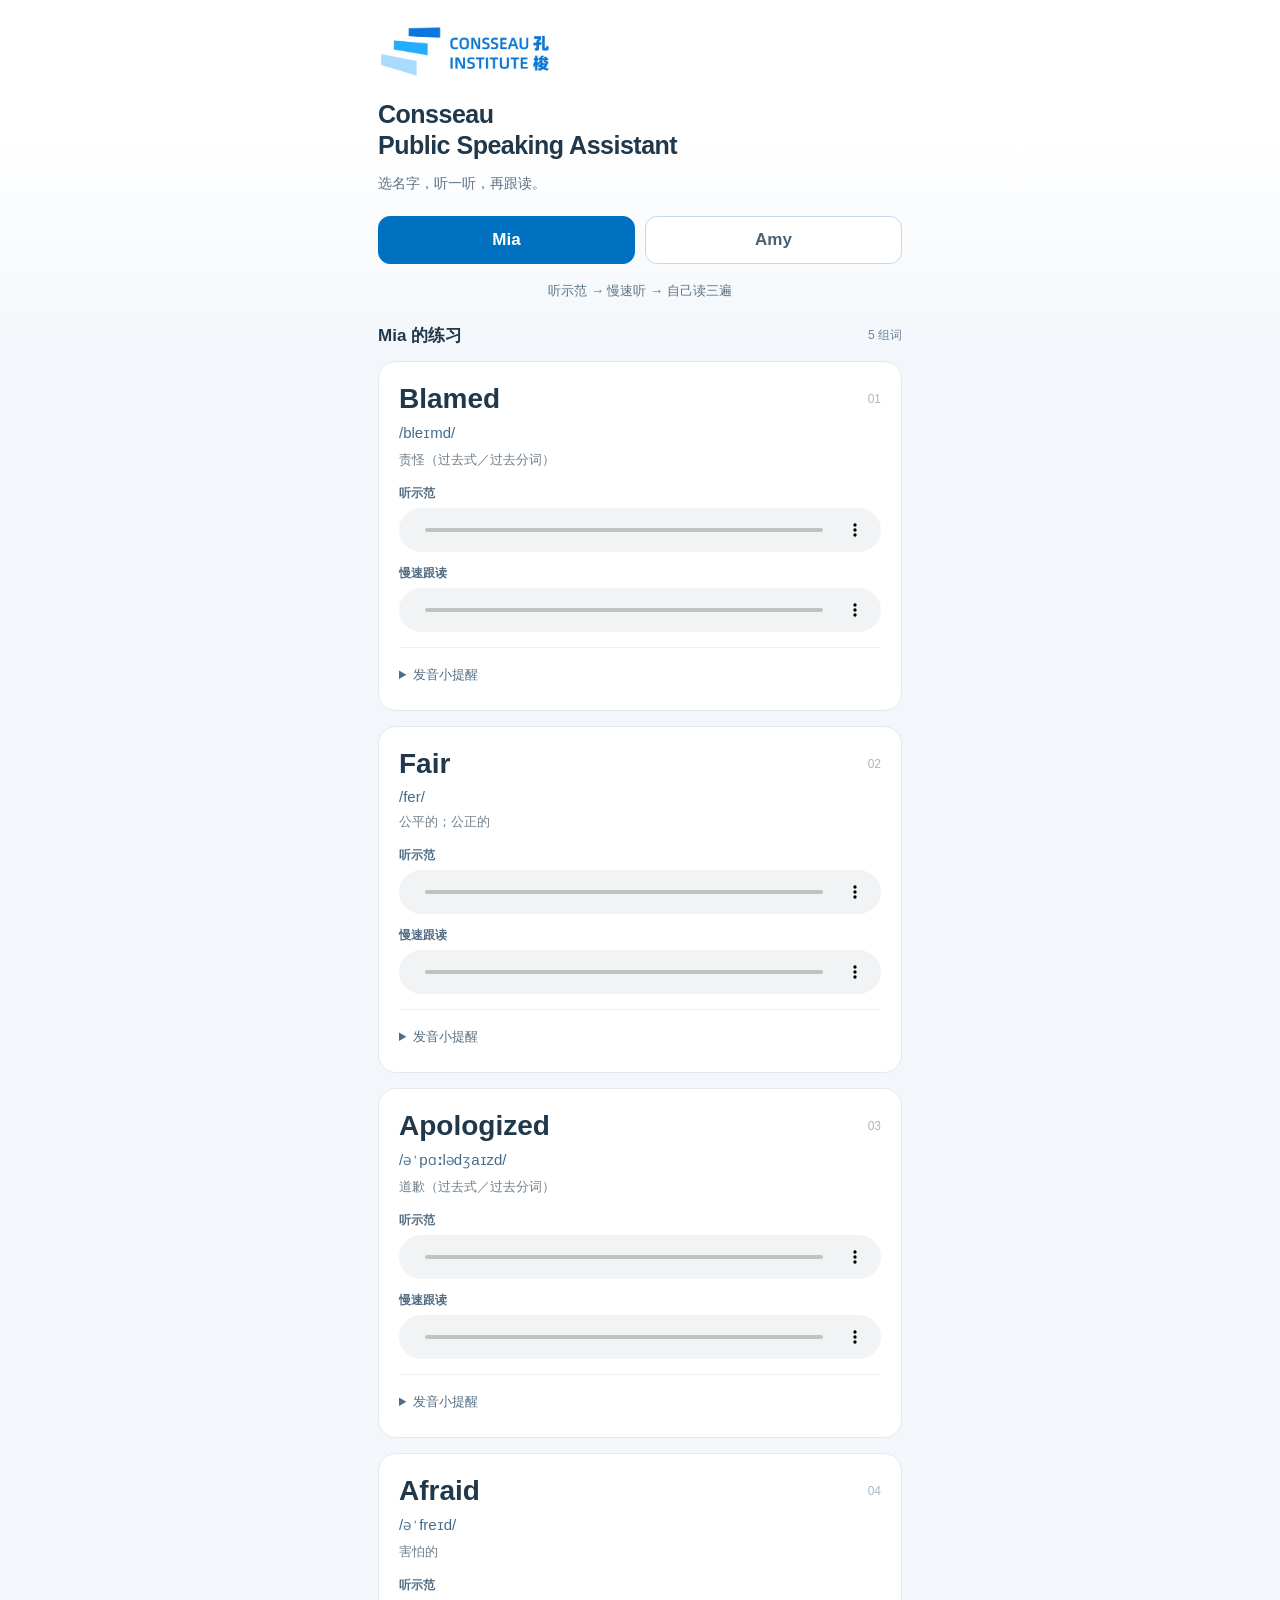
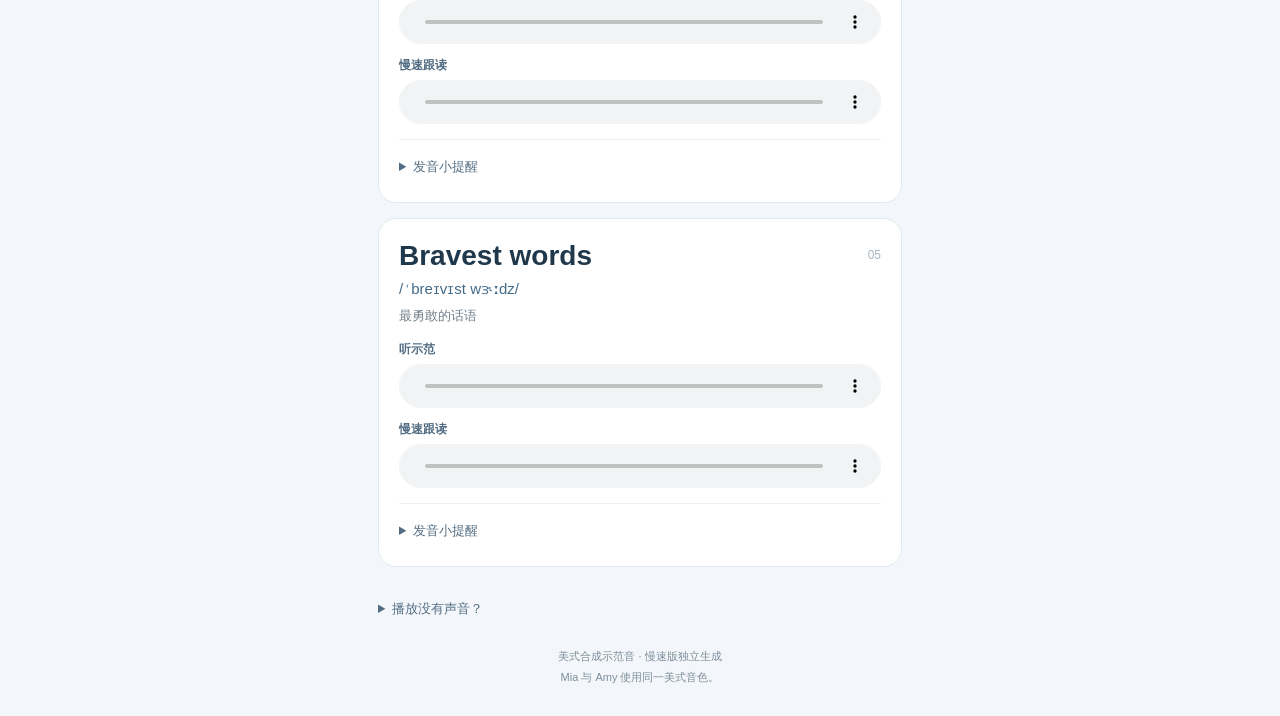
<file: index.html>
<!doctype html><html lang="zh-CN"><head><meta charset="utf-8"><meta name="viewport" content="width=device-width,initial-scale=1,viewport-fit=cover"><meta name="theme-color" content="#f3f7fb"><meta name="description" content="Consseau 英语演讲发音练习：选择姓名，听示范、慢速跟读。"><title>Consseau Public Speaking Assistant</title><link rel="icon" href="assets/logo.jpeg"><link rel="stylesheet" href="style.css?v=2"></head><body><main><header><img class="logo" src="assets/logo.jpeg" alt="Consseau Institute 孔梭"><h1>Consseau<br>Public Speaking Assistant</h1><p>选名字，听一听，再跟读。</p></header><nav role="tablist" aria-label="选择学生"><button id="tab-mia" role="tab" aria-controls="mia" aria-selected="true" tabindex="0" data-student="mia">Mia</button><button id="tab-amy" role="tab" aria-controls="amy" aria-selected="false" tabindex="-1" data-student="amy">Amy</button></nav><p class="guide">听示范 → 慢速听 → 自己读三遍</p><section id="mia" role="tabpanel" aria-labelledby="tab-mia" ><h2 class="section-title">Mia 的练习 <span>5 组词</span></h2><article><div class="word"><h2 lang="en-US">Blamed</h2><span>01</span></div><p class="ipa">/bleɪmd/</p><p class="meaning">责怪（过去式／过去分词）</p><div class="listen"><label for="mia-0-normal">听示范</label><audio id="mia-0-normal" controls preload="none" src="assets/audio/mia-0-normal.mp3?v=native3" aria-label="Blamed 听示范">请用浏览器打开以播放音频。</audio></div><div class="listen"><label for="mia-0-slow">慢速跟读</label><audio id="mia-0-slow" controls preload="none" src="assets/audio/mia-0-slow.mp3?v=native3" aria-label="Blamed 慢速跟读">请用浏览器打开以播放音频。</audio></div><details><summary>发音小提醒</summary><p>先读 /bleɪm/，再轻轻接上 /d/；词尾 /md/ 连起来，不多加一个音节。</p></details></article><article><div class="word"><h2 lang="en-US">Fair</h2><span>02</span></div><p class="ipa">/fer/</p><p class="meaning">公平的；公正的</p><div class="listen"><label for="mia-1-normal">听示范</label><audio id="mia-1-normal" controls preload="none" src="assets/audio/mia-1-normal.mp3?v=native3" aria-label="Fair 听示范">请用浏览器打开以播放音频。</audio></div><div class="listen"><label for="mia-1-slow">慢速跟读</label><audio id="mia-1-slow" controls preload="none" src="assets/audio/mia-1-slow.mp3?v=native3" aria-label="Fair 慢速跟读">请用浏览器打开以播放音频。</audio></div><details><summary>发音小提醒</summary><p>美式 /r/ 要卷舌；元音接 /r/ 连贯读出，不读成两个音节。</p></details></article><article><div class="word"><h2 lang="en-US">Apologized</h2><span>03</span></div><p class="ipa">/əˈpɑːlədʒaɪzd/</p><p class="meaning">道歉（过去式／过去分词）</p><div class="listen"><label for="mia-2-normal">听示范</label><audio id="mia-2-normal" controls preload="none" src="assets/audio/mia-2-normal.mp3?v=native3" aria-label="Apologized 听示范">请用浏览器打开以播放音频。</audio></div><div class="listen"><label for="mia-2-slow">慢速跟读</label><audio id="mia-2-slow" controls preload="none" src="assets/audio/mia-2-slow.mp3?v=native3" aria-label="Apologized 慢速跟读">请用浏览器打开以播放音频。</audio></div><details><summary>发音小提醒</summary><p>重音在第二音节；注意 /dʒ/，词尾 /zd/ 连读，-ed 不单独成节。</p></details></article><article><div class="word"><h2 lang="en-US">Afraid</h2><span>04</span></div><p class="ipa">/əˈfreɪd/</p><p class="meaning">害怕的</p><div class="listen"><label for="mia-3-normal">听示范</label><audio id="mia-3-normal" controls preload="none" src="assets/audio/mia-3-normal.mp3?v=native3" aria-label="Afraid 听示范">请用浏览器打开以播放音频。</audio></div><div class="listen"><label for="mia-3-slow">慢速跟读</label><audio id="mia-3-slow" controls preload="none" src="assets/audio/mia-3-slow.mp3?v=native3" aria-label="Afraid 慢速跟读">请用浏览器打开以播放音频。</audio></div><details><summary>发音小提醒</summary><p>开头 /ə/ 轻而短，重读后半部分 /freɪd/；结尾保留 /d/ 的收尾。</p></details></article><article><div class="word"><h2 lang="en-US">Bravest words</h2><span>05</span></div><p class="ipa">/ˈbreɪvɪst wɝːdz/</p><p class="meaning">最勇敢的话语</p><div class="listen"><label for="mia-4-normal">听示范</label><audio id="mia-4-normal" controls preload="none" src="assets/audio/mia-4-normal.mp3?v=native3" aria-label="Bravest words 听示范">请用浏览器打开以播放音频。</audio></div><div class="listen"><label for="mia-4-slow">慢速跟读</label><audio id="mia-4-slow" controls preload="none" src="assets/audio/mia-4-slow.mp3?v=native3" aria-label="Bravest words 慢速跟读">请用浏览器打开以播放音频。</audio></div><details><summary>发音小提醒</summary><p>bravest 读两音节；/st/ 接 words，words 中 /ɝː/ 卷舌，末尾是 /dz/。</p></details></article></section><section id="amy" role="tabpanel" aria-labelledby="tab-amy" hidden><h2 class="section-title">Amy 的练习 <span>6 组词</span></h2><article><div class="word"><h2 lang="en-US">Harrow School</h2><span>01</span></div><p class="ipa">/ˈhæroʊ skuːl/</p><p class="meaning">哈罗公学</p><div class="listen"><label for="amy-0-normal">听示范</label><audio id="amy-0-normal" controls preload="none" src="assets/audio/amy-0-normal.mp3?v=native3" aria-label="Harrow School 听示范">请用浏览器打开以播放音频。</audio></div><div class="listen"><label for="amy-0-slow">慢速跟读</label><audio id="amy-0-slow" controls preload="none" src="assets/audio/amy-0-slow.mp3?v=native3" aria-label="Harrow School 慢速跟读">请用浏览器打开以播放音频。</audio></div><details><summary>发音小提醒</summary><p>Harrow 重读前半部分；School 开头 /sk/ 连起来，不加额外元音。</p></details></article><article><div class="word"><h2 lang="en-US">excavator</h2><span>02</span></div><p class="ipa">/ˈekskəveɪtɚ/</p><p class="meaning">挖掘机</p><div class="listen"><label for="amy-1-normal">听示范</label><audio id="amy-1-normal" controls preload="none" src="assets/audio/amy-1-normal.mp3?v=native3" aria-label="excavator 听示范">请用浏览器打开以播放音频。</audio></div><div class="listen"><label for="amy-1-slow">慢速跟读</label><audio id="amy-1-slow" controls preload="none" src="assets/audio/amy-1-slow.mp3?v=native3" aria-label="excavator 慢速跟读">请用浏览器打开以播放音频。</audio></div><details><summary>发音小提醒</summary><p>重音在第一个音节；开头 /eksk/ 连贯读出，结尾轻读。</p></details></article><article><div class="word"><h2 lang="en-US">identify</h2><span>03</span></div><p class="ipa">/aɪˈdentɪfaɪ/</p><p class="meaning">识别；认出</p><div class="listen"><label for="amy-2-normal">听示范</label><audio id="amy-2-normal" controls preload="none" src="assets/audio/amy-2-normal.mp3?v=native3" aria-label="identify 听示范">请用浏览器打开以播放音频。</audio></div><div class="listen"><label for="amy-2-slow">慢速跟读</label><audio id="amy-2-slow" controls preload="none" src="assets/audio/amy-2-slow.mp3?v=native3" aria-label="identify 慢速跟读">请用浏览器打开以播放音频。</audio></div><details><summary>发音小提醒</summary><p>重读 /den/；最后是 /faɪ/，不要漏掉结尾。</p></details></article><article><div class="word"><h2 lang="en-US">months</h2><span>04</span></div><p class="ipa">/mʌnθs/</p><p class="meaning">月（复数）</p><div class="listen"><label for="amy-3-normal">听示范</label><audio id="amy-3-normal" controls preload="none" src="assets/audio/amy-3-normal.mp3?v=native3" aria-label="months 听示范">请用浏览器打开以播放音频。</audio></div><div class="listen"><label for="amy-3-slow">慢速跟读</label><audio id="amy-3-slow" controls preload="none" src="assets/audio/amy-3-slow.mp3?v=native3" aria-label="months 慢速跟读">请用浏览器打开以播放音频。</audio></div><details><summary>发音小提醒</summary><p>一个音节。舌尖轻触上下齿间发 /θ/，接 /s/，不要多加一拍。</p></details></article><article><div class="word"><h2 lang="en-US">discover</h2><span>05</span></div><p class="ipa">/dɪˈskʌvɚ/</p><p class="meaning">发现</p><div class="listen"><label for="amy-4-normal">听示范</label><audio id="amy-4-normal" controls preload="none" src="assets/audio/amy-4-normal.mp3?v=native3" aria-label="discover 听示范">请用浏览器打开以播放音频。</audio></div><div class="listen"><label for="amy-4-slow">慢速跟读</label><audio id="amy-4-slow" controls preload="none" src="assets/audio/amy-4-slow.mp3?v=native3" aria-label="discover 慢速跟读">请用浏览器打开以播放音频。</audio></div><details><summary>发音小提醒</summary><p>重读中间 /skʌ/；开头轻读，末尾保留美式 /r/。</p></details></article><article><div class="word"><h2 lang="en-US">fortunate</h2><span>06</span></div><p class="ipa">/ˈfɔːrtʃənət/</p><p class="meaning">幸运的</p><div class="listen"><label for="amy-5-normal">听示范</label><audio id="amy-5-normal" controls preload="none" src="assets/audio/amy-5-normal.mp3?v=native3" aria-label="fortunate 听示范">请用浏览器打开以播放音频。</audio></div><div class="listen"><label for="amy-5-slow">慢速跟读</label><audio id="amy-5-slow" controls preload="none" src="assets/audio/amy-5-slow.mp3?v=native3" aria-label="fortunate 慢速跟读">请用浏览器打开以播放音频。</audio></div><details><summary>发音小提醒</summary><p>重音在开头；中间有 /tʃ/ 音，末尾轻读 /ət/，不是 /eɪt/。</p></details></article></section><p id="status" role="status" aria-live="polite"></p><details class="help"><summary>播放没有声音？</summary><p>先检查媒体音量，再点击播放器的播放按钮。若微信中无法播放，请点右上角「…」，选择在浏览器打开。</p></details><footer>美式合成示范音 · 慢速版独立生成<br>Mia 与 Amy 使用同一美式音色。</footer><noscript><p>姓名切换需要JavaScript。<a href="?student=mia">Mia</a> / <a href="?student=amy">Amy</a>：请在浏览器中开启JavaScript后练习。</p></noscript></main><script src="app.js?v=4"></script></body></html>
</file>
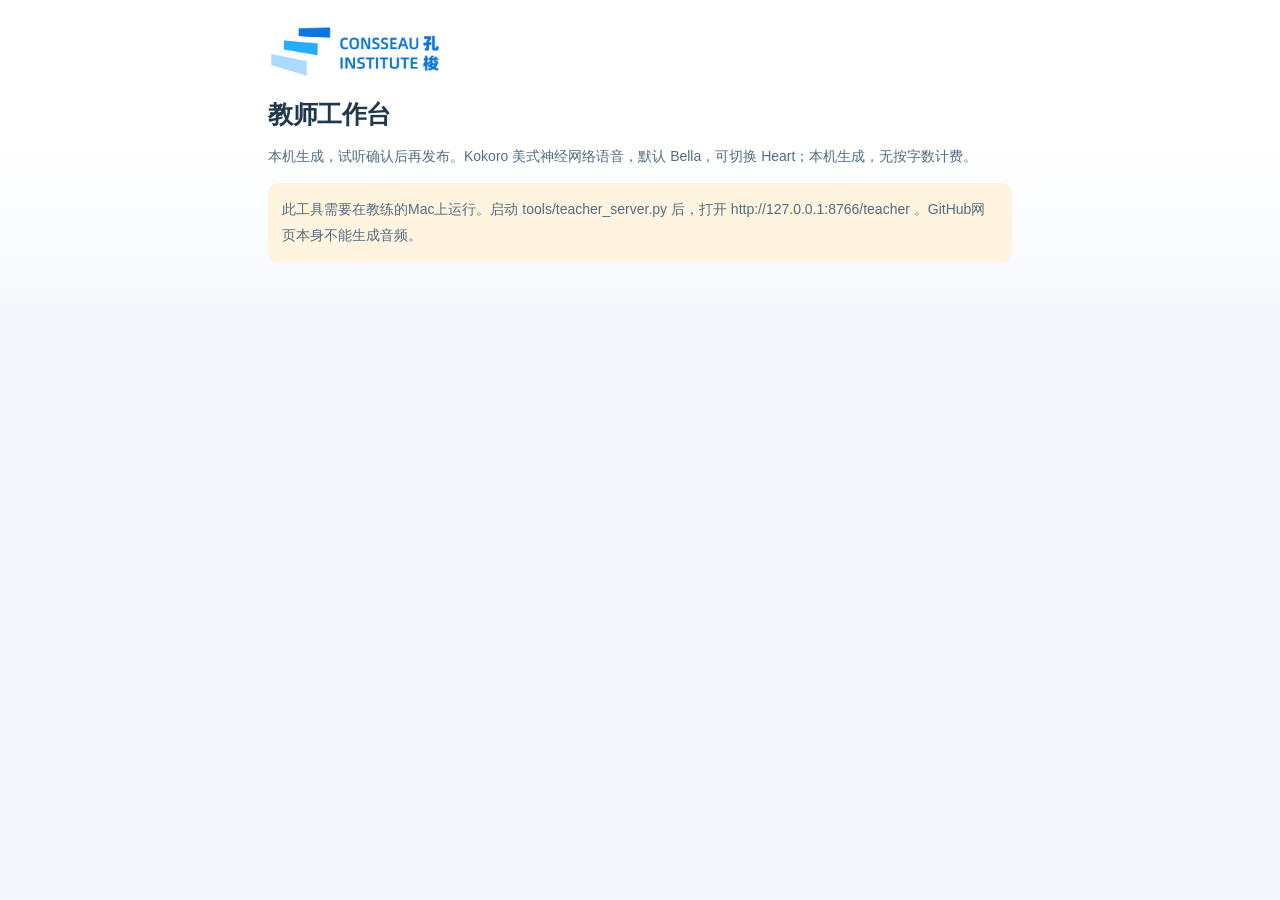
<file: teacher.html>
<!doctype html><html lang="zh-CN"><meta charset="utf-8"><meta name="viewport" content="width=device-width,initial-scale=1"><title>教师工作台 · Consseau</title><link rel="stylesheet" href="style.css?v=2"><style>main{max-width:780px}textarea,input,select,button{font:inherit}textarea,input[type=text],select{width:100%;padding:12px;border:1px solid #c8d8e7;border-radius:10px;background:white;color:#20384b}textarea{min-height:300px;line-height:1.7;resize:vertical}label{display:block;margin:20px 0 8px;font-size:14px}button,.download{padding:13px 19px;background:#0070c0;color:white;border:0;border-radius:10px;cursor:pointer;display:inline-block;text-decoration:none;margin:12px 6px 0 0}button:disabled{opacity:.5}p{font-size:14px;line-height:1.8;color:#526d83}#message{white-space:pre-wrap}#publish{background:#20384b}audio{margin:12px 0}.warn{background:#fff4df;padding:14px;border-radius:10px}</style><main><img class="logo" src="assets/logo.jpeg" alt="Consseau Institute"><h1>教师工作台</h1><p>本机生成，试听确认后再发布。Kokoro 美式神经网络语音，默认 Bella，可切换 Heart；本机生成，无按字数计费。</p><p id="local-note" class="warn" hidden>此工具需要在教练的Mac上运行。启动 tools/teacher_server.py 后，打开 http://127.0.0.1:8766/teacher 。GitHub网页本身不能生成音频。</p><div id="editor"><label for="file">导入稿件（DOCX / TXT）</label><input id="file" type="file" accept=".docx,.txt"><label for="title">音频标题</label><input id="title" type="text" placeholder="例如：My Speech — Practice"><label for="text">检查英文正文，再生成</label><textarea id="text" placeholder="粘贴完整英文演讲稿。请删去不需要朗读的中文批注、标题或括号提示；空行会留出较长停顿。"></textarea><label for="voice">音色</label><select id="voice"><option value="af_bella" selected>Bella · 美式女声（默认）</option><option value="af_heart">Heart · 美式女声</option></select><label for="rate">语速</label><select id="rate"><option value="110">慢速 · 适合初学跟读</option><option value="135" selected>适中 · 自然示范</option><option value="155">较快 · 熟练练习</option></select><p>慢速在合成时放慢发音，增加词句之间的间隔；每个版本独立生成，不拉伸整段音频。合成语音不能保证演讲级的重音和情绪，建议教师试听后决定是否分享。</p><button id="generate">生成并试听</button><p id="message" role="status"></p><section id="result" hidden><h2>试听与下载</h2><audio id="normal" controls preload="none"></audio><a id="download" class="download" download>下载示范音频</a><audio id="slow" controls preload="none"></audio><a id="download-slow" class="download" download>下载慢速跟读版</a><label for="student">同步到学生页面</label><select id="student"><option value="amy">Amy</option><option value="mia">Mia</option></select><p class="warn">发布后，音频及标题会在公开学生页面和GitHub仓库中可见。请先删去姓名全称、联系方式等不想公开的内容。确认过内容后再发布。</p><button id="publish">确认内容可公开，发布到学生页</button><p id="published" role="status"></p></section></div></main><script>
const token='__LOCAL_TOKEN__',el=id=>document.getElementById(id);let job=null;
const local=location.port==='8766'&&['localhost','127.0.0.1'].includes(location.hostname);if(!local){el('editor').hidden=true;el('local-note').hidden=false}
async function api(path,data){const r=await fetch(path,{method:'POST',headers:{'Content-Type':'application/json','X-Studio-Token':token},body:JSON.stringify(data)});const d=await r.json();if(!r.ok)throw Error(d.error||'操作失败');return d}
el('file').onchange=async()=>{try{const f=el('file').files[0];if(!f)return;if(f.size>5e6)throw Error('请选择5MB以内的文件');const bytes=new Uint8Array(await f.arrayBuffer());let str='';for(let i=0;i<bytes.length;i+=8192)str+=String.fromCharCode(...bytes.subarray(i,i+8192));const d=await api('/api/extract',{name:f.name,content:btoa(str)});el('text').value=d.text;if(!el('title').value)el('title').value=f.name.replace(/\.[^.]+$/,'');el('message').textContent='已导入，请检查需要朗读的英文正文。'}catch(e){el('message').textContent=e.message}};
el('generate').onclick=async()=>{try{el('generate').disabled=true;el('result').hidden=true;el('message').textContent='正在生成，请稍候…';const d=await api('/api/generate',{text:el('text').value,title:el('title').value,rate:+el('rate').value,voice:el('voice').value});job=d.job;poll()}catch(e){el('message').textContent=e.message;el('generate').disabled=false}};
async function poll(){try{const jobs=await(await fetch('/api/jobs')).json();const j=jobs[job];if(j.status==='error')throw Error(j.message);if(j.status==='ready'){el('generate').disabled=false;el('result').hidden=false;el('normal').src=j.audio;el('slow').src=j.slow;el('download').href=j.audio;el('download-slow').href=j.slow;el('message').textContent='已生成，时长约 '+Math.round(j.duration)+' 秒。请先试听。';el('publish').disabled=j.publish==='publishing'||j.publish==='published';if(j.publish==='publishing'){el('published').textContent='正在同步到GitHub…';setTimeout(poll,2000)}else if(j.publish==='published'){el('published').replaceChildren();const a=document.createElement('a');a.href=j.link;a.textContent='已提交发布，点击打开学生页（上线可能需要约1分钟）';a.target='_blank';el('published').append(a)}else if(j.publish==='error'){el('published').textContent='发布失败：'+j.message+'。本地下载仍可使用。'}return}setTimeout(poll,1500)}catch(e){el('message').textContent=e.message;el('generate').disabled=false}}
el('publish').onclick=async()=>{if(!job)return;try{await api('/api/publish',{job,student:el('student').value,confirm:true});el('publish').disabled=true;poll()}catch(e){el('published').textContent=e.message}};
document.querySelectorAll('audio').forEach(a=>a.onplay=()=>document.querySelectorAll('audio').forEach(b=>{if(a!==b)b.pause()}));
</script></html>
</file>
<file: style.css>
*{box-sizing:border-box}body{margin:0;background:linear-gradient(to bottom,#ffffff 0px,#ffffff 140px,#f3f7fb 350px);background-repeat:no-repeat;background-color:#f3f7fb;color:#20384b;font-family:-apple-system,BlinkMacSystemFont,"Segoe UI","PingFang SC",sans-serif}main{max-width:560px;margin:auto;padding:24px 18px max(28px,env(safe-area-inset-bottom))}.logo{display:block;width:174px;height:auto;margin-bottom:20px}h1{font-size:25px;letter-spacing:-.5px;line-height:1.24;margin:0 0 12px}header>p{color:#5c7182;font-size:14px;margin-bottom:23px}nav{display:flex;gap:10px}nav button{flex:1;min-height:48px;border:1px solid #c8d8e7;border-radius:12px;font:inherit;font-size:17px;font-weight:600;background:white;color:#486174;cursor:pointer}nav button[aria-selected=true]{background:#0070c0;color:white;border-color:#0070c0}button:focus-visible,summary:focus-visible,a:focus-visible,input:focus-visible{outline:3px solid #e1a03e;outline-offset:3px}.guide{font-size:13px;color:#5c7182;text-align:center;margin:18px 0 24px}.section-title{font-size:17px;display:flex;justify-content:space-between;align-items:center;margin:0 0 14px}.section-title span{font-size:12px;font-weight:400;color:#718597}article{background:white;border:1px solid #e1e8ef;border-radius:18px;padding:20px;margin-bottom:15px}.word{display:flex;align-items:center;justify-content:space-between;gap:12px}.word h2{font-size:28px;line-height:1.2;margin:0;overflow-wrap:anywhere}.word span{color:#a7b6c2;font-size:12px}.ipa{font:15px Arial,sans-serif;color:#426b8a;margin:8px 0}.meaning{color:#71808c;font-size:13px;margin:0 0 16px}.listen{margin-top:13px}.listen label{display:block;font-size:12px;font-weight:600;color:#526d83;margin-bottom:6px}audio{width:100%;height:44px;display:block;min-width:0}details{font-size:13px;margin-top:15px;border-top:1px solid #edf1f5;padding-top:12px}summary{cursor:pointer;color:#526d83;min-height:30px;line-height:30px}details p{line-height:1.8;color:#566f81;margin:7px 0}#status{font-size:12px;color:#9d3f24;line-height:1.7}.help{border:0}footer{text-align:center;font-size:11px;line-height:1.9;color:#7e8e9a;margin-top:22px}[hidden]{display:none!important}@media(max-width:350px){main{padding:18px 12px}article{padding:16px}h1{font-size:22px}.word h2{font-size:25px}}@media(prefers-reduced-motion:no-preference){button{transition:background .15s}}
</file>
